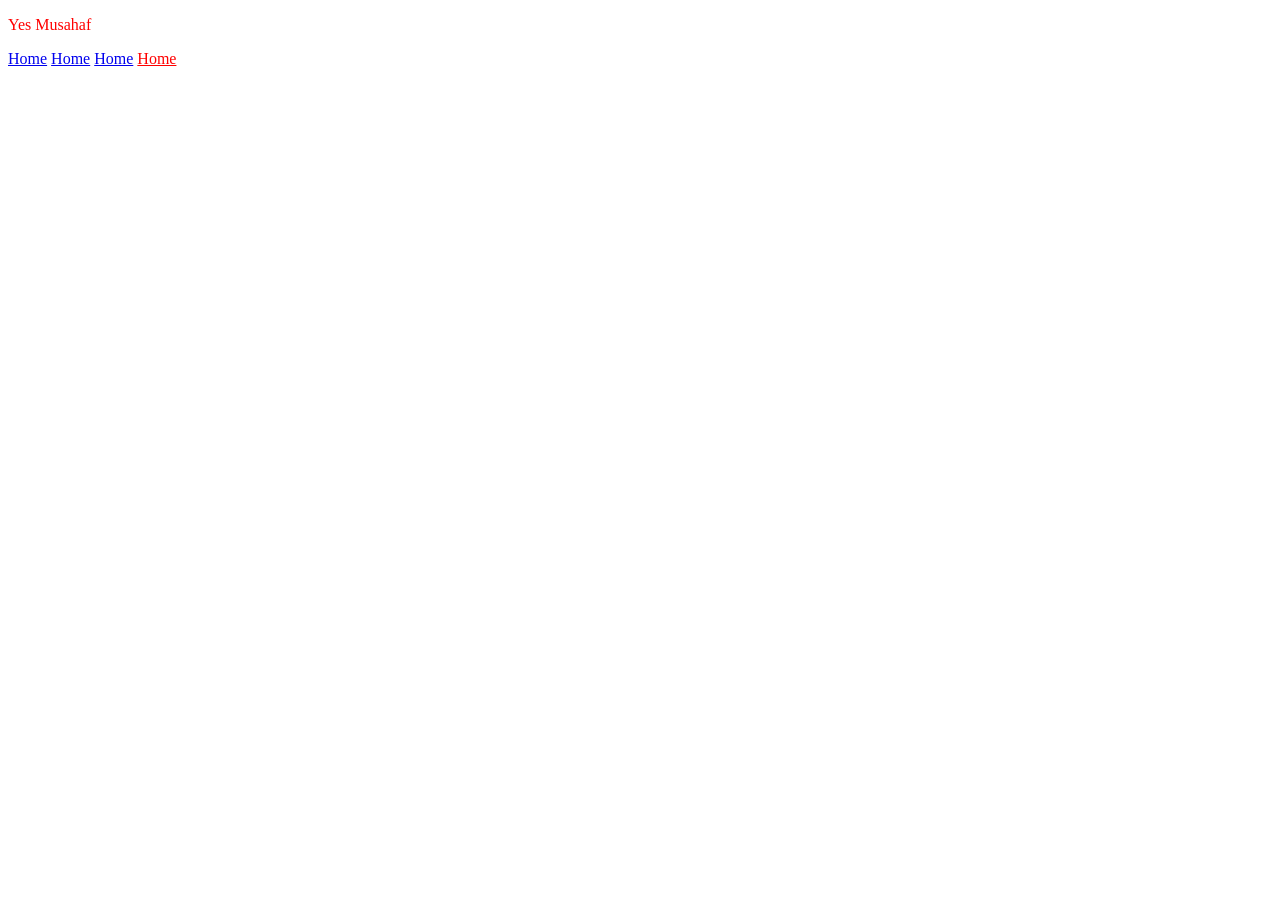
<file: TEST PRACTICE CODE/2nd Test 28_April_2026/index.html>
<!DOCTYPE html>
<html lang="en">
<head>
    <meta charset="UTF-8">
    <meta name="viewport" content="width=device-width, initial-scale=1.0">
    <title>Document</title>
    <style>
        /* a[target=_blank]{
            color: red
        } */
         a[class *= li]{
            color: red;
         }
         p[title$=php]{
            color: red;
         }
    </style>
</head>
<body>
    <p title="phpalikhanphp">Yes Musahaf</p>
    <a href="#" target="_blank">Home</a>
    <a href="#" target="_blank">Home</a>
    <a href="#" >Home</a>
    <a href="#" target="_parent" class="palip">Home</a>
</body>
</html>
</file>
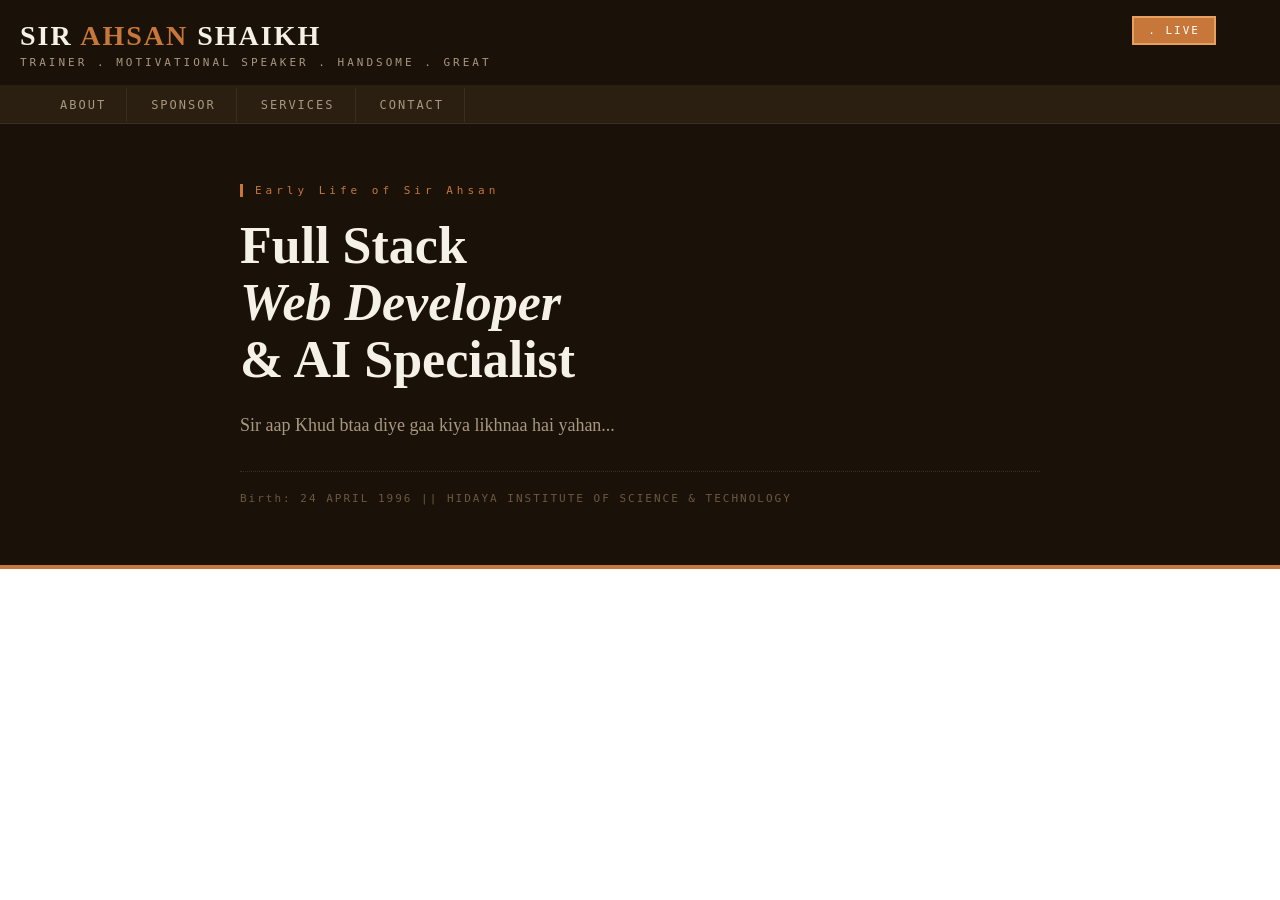
<file: WEEK 3/DAY 16/WEBPAGE LAYOUT/index.html>
<!DOCTYPE html>
<html lang="en">
<head>
    <meta charset="UTF-8">
    <meta name="viewport" content="width=device-width, initial-scale=1.0">
    <title>webpage layout day 3</title>
    <link rel="stylesheet" href="style.css">
</head>
<body>
    <header class="top-header">
        <div class="logo">SIR <span> AHSAN</span> SHAIKH</div>
        <div class="logo-tags">TRAINER . MOTIVATIONAL SPEAKER . HANDSOME . GREAT</div>
        <span class="live">. LIVE</span>
    </header>
    <nav class="nav">
		<ul class="navlist">
			<a href="#">ABOUT</a>
			<a href="#">SPONSOR</a>
			<a href="#">SERVICES</a>
			<a href="#">CONTACT</a>
		</ul>
	</nav>
    <section class="hero">
		<div class="hero-inner">
			<div class="life">Early Life of Sir Ahsan </div>
			<h1 class="title">Full Stack <br><em>Web Developer</em><br>& AI Specialist</h1>
			<p class="descri">
				Sir aap Khud btaa diye gaa kiya likhnaa hai yahan...
			</p>
			<div class="extra">
				Birth: 24 APRIL 1996 ||  HIDAYA INSTITUTE OF SCIENCE & TECHNOLOGY 			</div>
		</div>
	</section>
</body>
</html>
</file>
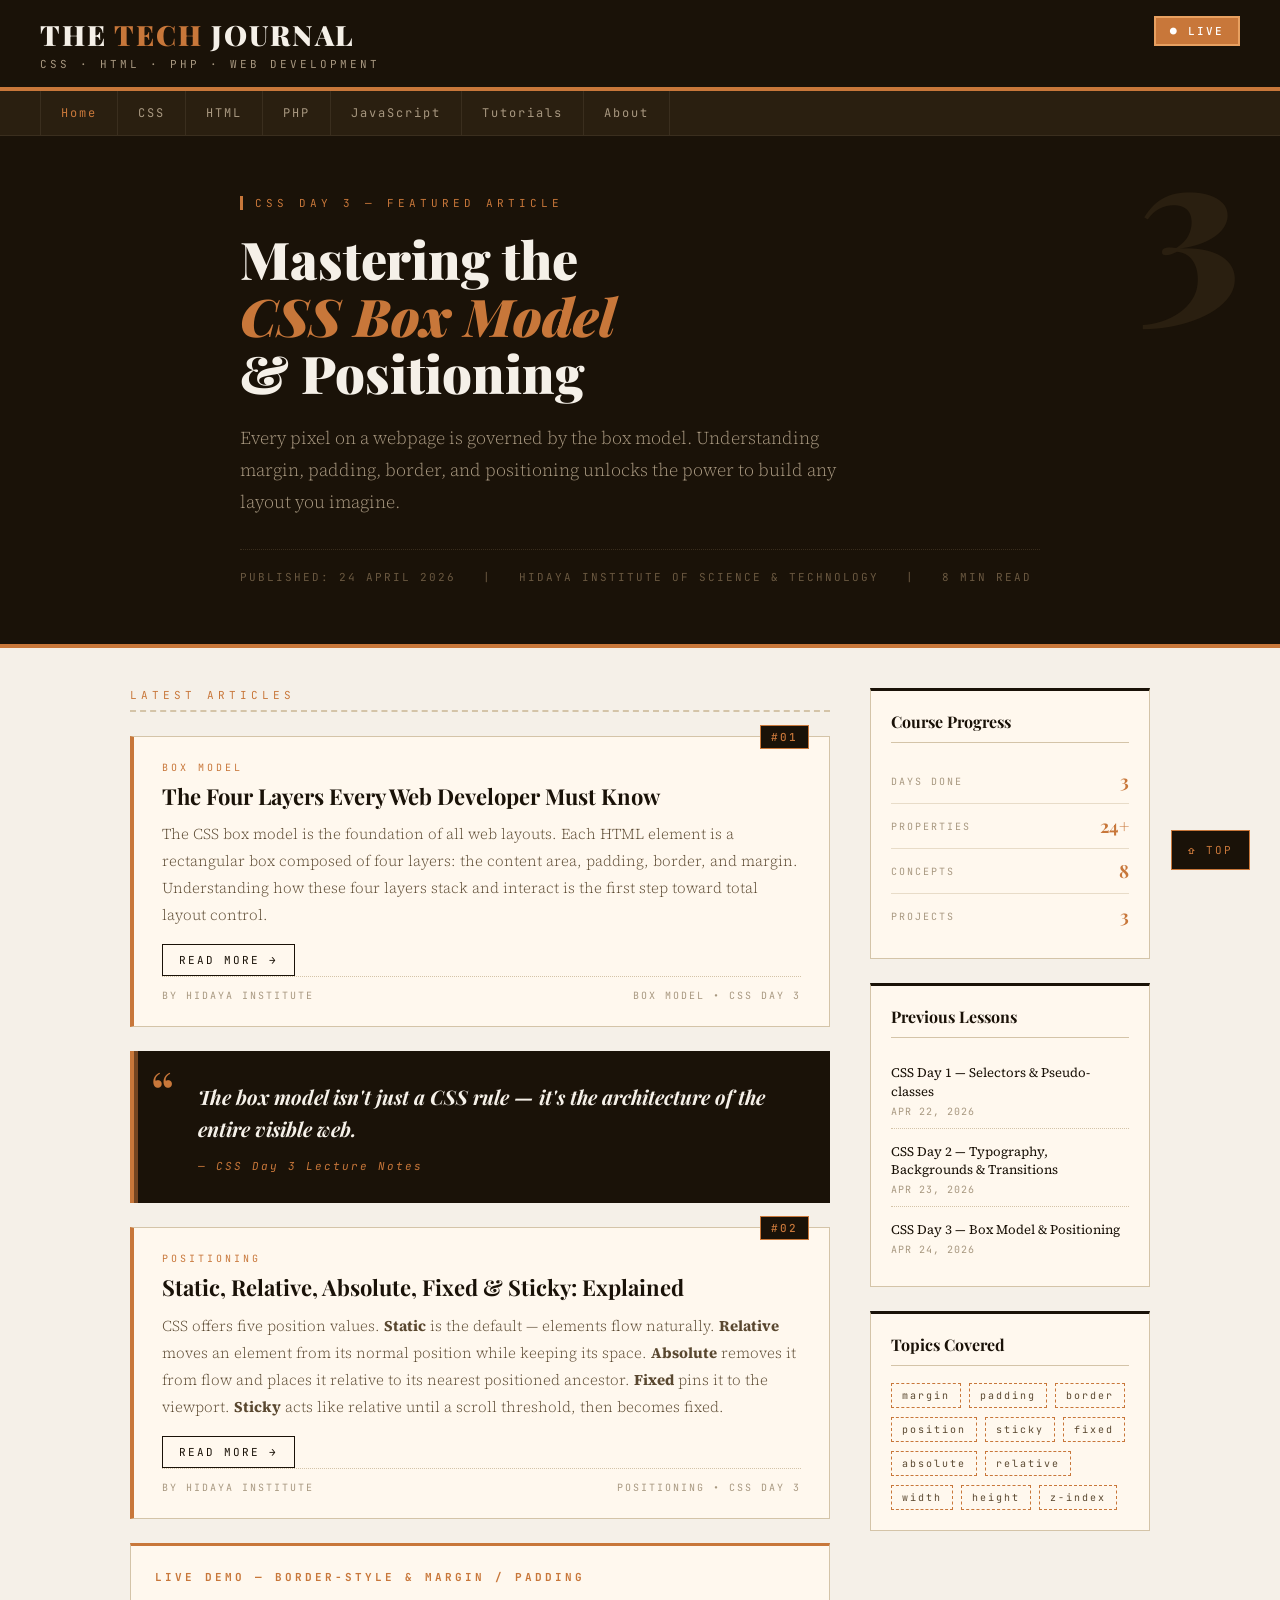
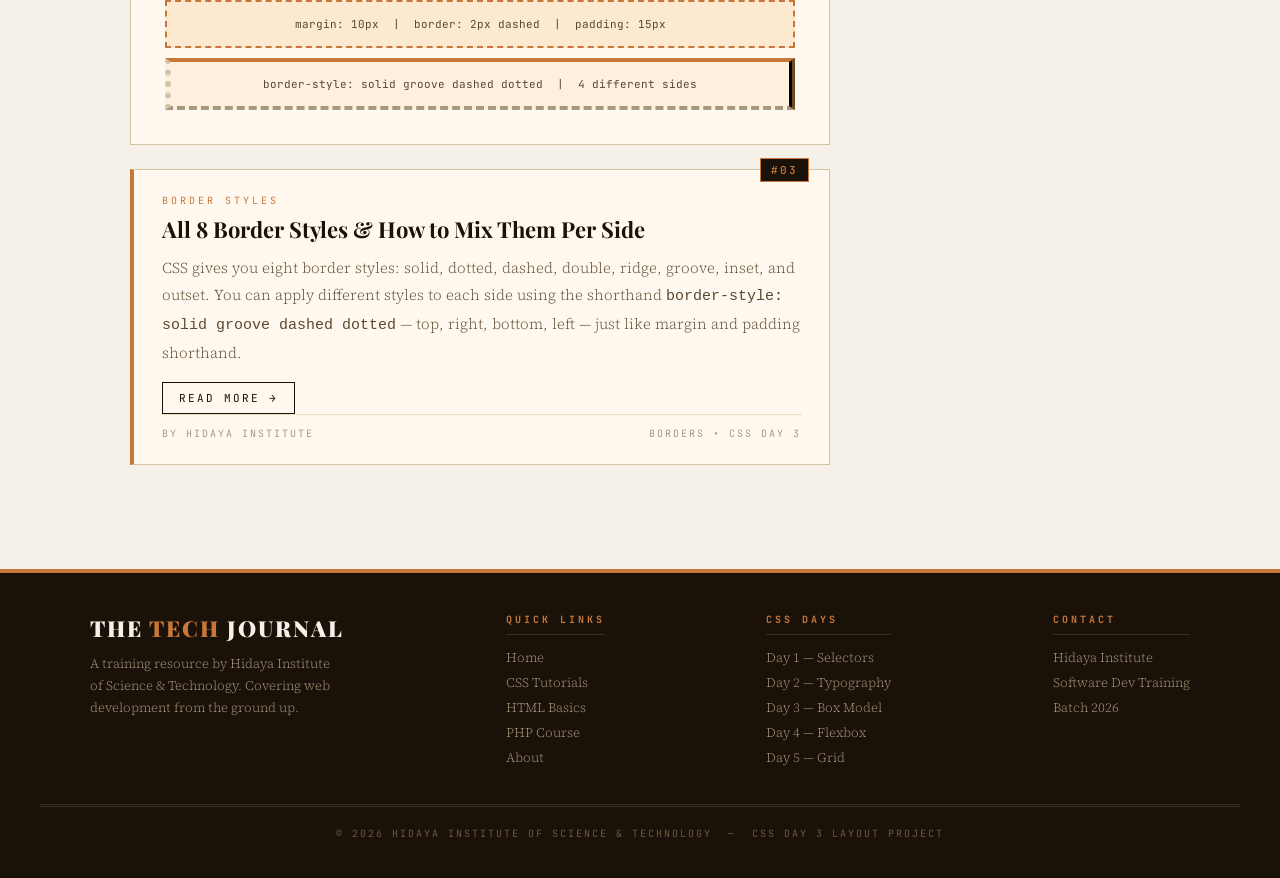
<file: WEEK 3/DAY 16/css-day3-layout.html>
<!DOCTYPE html>
<html lang="en">
<head>
	<meta charset="UTF-8">
	<meta name="viewport" content="width=device-width, initial-scale=1.0">
	<title>..:: TechBlog — CSS Day 3 Layout ::..</title>
	<link rel="preconnect" href="https://fonts.googleapis.com">
	<link rel="preconnect" href="https://fonts.gstatic.com" crossorigin>
	<link href="https://fonts.googleapis.com/css2?family=Playfair+Display:wght@700;900&family=Source+Serif+4:ital,wght@0,300;0,400;1,300&family=JetBrains+Mono:wght@400;500&display=swap" rel="stylesheet">

	<style>

		/* ===========================
		   CSS RESET & BASE
		=========================== */
		* {
			margin: 0;
			padding: 0;
			box-sizing: border-box;
		}

		body {
			background-color: #f5f0e8;
			font-family: 'Source Serif 4', serif;
			color: #1a1208;
		}

		/* ===========================
		   STICKY HEADER
		   position: sticky  (Day 3)
		=========================== */
		.site-header {
			background-color: #1a1208;
			color: #f5f0e8;
			border-bottom: 4px solid #c8773a;
			padding: 0px 40px;

			/* STICKY POSITION — stays at top while scrolling */
			position: sticky;
			top: 0;
			/* z-index so it sits above other content */
			z-index: 100;
		}

		.header-inner {
			/* margin: auto centers a block element horizontally */
			margin: 0 auto;
			padding: 16px 0;
			/* position relative — acts as anchor for logo badge */
			position: relative;
		}

		.site-logo {
			font-family: 'Playfair Display', serif;
			font-size: 28px;
			font-weight: 900;
			letter-spacing: 2px;
			color: #f5f0e8;
		}

		.site-logo span {
			color: #c8773a;
		}

		.header-tagline {
			font-family: 'JetBrains Mono', monospace;
			font-size: 11px;
			color: #a89880;
			letter-spacing: 3px;
			margin-top: 4px;
		}

		/* ABSOLUTE badge inside relative header — Day 3 Positioning */
		.live-badge {
			position: absolute;
			top: 16px;
			right: 0;
			background-color: #c8773a;
			color: #fff;
			font-family: 'JetBrains Mono', monospace;
			font-size: 11px;
			font-weight: 500;
			/* padding inside the badge */
			padding: 6px 14px;
			border: 2px solid #e8a060;
			letter-spacing: 2px;
		}

		/* ===========================
		   NAVIGATION
		=========================== */
		.site-nav {
			background-color: #2a1f10;
			/* padding top-bottom / left-right */
			padding: 0 40px;
			border-bottom: 1px solid #3a2e1e;
		}

		.nav-list {
			list-style: none;
			display: flex;
			gap: 0;
			margin: 0 auto;
		}

		.nav-list li a {
			display: block;
			font-family: 'JetBrains Mono', monospace;
			font-size: 12px;
			letter-spacing: 2px;
			color: #a89880;
			text-decoration: none;
			/* padding creates clickable area */
			padding: 14px 20px;
			border-right: 1px solid #3a2e1e;
			transition: all 0.2s ease;
		}

		.nav-list li:first-child a {
			border-left: 1px solid #3a2e1e;
		}

		.nav-list li a:hover {
			background-color: #c8773a;
			color: #fff;
		}

		.nav-list li.active a {
			color: #c8773a;
		}

		/* ===========================
		   HERO / BANNER SECTION
		   border, padding, margin
		=========================== */
		.hero {
			background-color: #1a1208;
			/* padding: top right bottom left (4 values — Day 3) */
			padding: 60px 40px 60px 40px;
			/* border-bottom with color */
			border-bottom: 4px solid #c8773a;
			/* position relative for the decorative number */
			position: relative;
			overflow: hidden;
		}

		/* Decorative absolute-positioned element — Day 3 */
		.hero-number {
			position: absolute;
			top: -20px;
			right: 40px;
			font-family: 'Playfair Display', serif;
			font-size: 200px;
			font-weight: 900;
			color: #2a1f10;
			line-height: 1;
			/* no pointer events so it doesn't interfere */
			pointer-events: none;
		}

		.hero-inner {
			max-width: 800px;
			/* margin: auto only on left-right, explicit top/bottom */
			margin: 0 auto;
			/* position relative so it sits above decorative number */
			position: relative;
		}

		.hero-category {
			font-family: 'JetBrains Mono', monospace;
			font-size: 11px;
			letter-spacing: 4px;
			color: #c8773a;
			/* margin-bottom creates space below this element */
			margin-bottom: 20px;
			/* border-left accent — Day 3 border-style */
			border-left: 3px solid #c8773a;
			/* padding-left: space between border and text */
			padding-left: 12px;
		}

		.hero-title {
			font-family: 'Playfair Display', serif;
			font-size: 52px;
			font-weight: 900;
			color: #f5f0e8;
			line-height: 1.1;
			margin-bottom: 20px;
		}

		.hero-title em {
			color: #c8773a;
			font-style: italic;
		}

		.hero-excerpt {
			font-size: 18px;
			font-weight: 300;
			color: #a89880;
			line-height: 1.8;
			max-width: 600px;
			margin-bottom: 30px;
		}

		.hero-meta {
			font-family: 'JetBrains Mono', monospace;
			font-size: 11px;
			color: #6a5840;
			letter-spacing: 2px;
			/* border-top: dotted — Day 3 border-style */
			border-top: 1px dotted #3a2e1e;
			/* padding-top creates breathing room */
			padding-top: 20px;
		}

		/* ===========================
		   MAIN PAGE LAYOUT
		   Two-column with sidebar
		=========================== */
		.page-wrapper {
			max-width: 1100px;
			margin: 0 auto;
			padding: 40px 40px;
			/* position relative for page-level positioned children */
			position: relative;
		}

		.content-grid {
			display: flex;
			gap: 40px;
			align-items: flex-start;
		}

		/* ===========================
		   MAIN CONTENT AREA
		=========================== */
		.main-content {
			flex: 1;
			min-width: 0;
		}

		/* Section label */
		.section-label {
			font-family: 'JetBrains Mono', monospace;
			font-size: 11px;
			letter-spacing: 4px;
			color: #c8773a;
			/* margin: 0 0 bottom 0 — shorthand */
			margin: 0 0 24px 0;
			/* border-bottom: dashed — Day 3 border-style */
			border-bottom: 2px dashed #d4c4a8;
			/* padding-bottom space between text and border */
			padding-bottom: 8px;
		}

		/* ===========================
		   ARTICLE CARDS
		   border, padding, margin, position
		=========================== */
		.article-card {
			background-color: #fff8ee;
			/* border: single shorthand */
			border: 1px solid #d4c4a8;
			/* border-left accent — Day 3 multi-border concept */
			border-left: 4px solid #c8773a;
			/* margin-bottom: space between cards */
			margin-bottom: 24px;
			/* padding: top/bottom = 24px, left/right = 28px */
			padding: 24px 28px;
			/* position relative for the article number badge */
			position: relative;
			transition: all 0.2s ease;
		}

		.article-card:hover {
			border-left-color: #1a1208;
			background-color: #fff;
		}

		/* ABSOLUTE badge inside card — Day 3 absolute positioning */
		.article-number {
			position: absolute;
			top: -12px;
			right: 20px;
			background-color: #1a1208;
			color: #c8773a;
			font-family: 'JetBrains Mono', monospace;
			font-size: 11px;
			font-weight: 500;
			/* padding: top right bottom left */
			padding: 4px 10px 4px 10px;
			border: 1px solid #c8773a;
			letter-spacing: 2px;
		}

		.article-cat {
			font-family: 'JetBrains Mono', monospace;
			font-size: 10px;
			letter-spacing: 3px;
			color: #c8773a;
			margin-bottom: 8px;
		}

		.article-title {
			font-family: 'Playfair Display', serif;
			font-size: 22px;
			font-weight: 700;
			color: #1a1208;
			line-height: 1.3;
			margin-bottom: 10px;
		}

		.article-body {
			font-size: 15px;
			font-weight: 300;
			color: #5a4830;
			line-height: 1.8;
			margin-bottom: 16px;
		}

		.article-footer {
			font-family: 'JetBrains Mono', monospace;
			font-size: 10px;
			color: #a89880;
			letter-spacing: 2px;
			/* border-top dotted — Day 3 border-style */
			border-top: 1px dotted #d4c4a8;
			padding-top: 12px;
			display: flex;
			justify-content: space-between;
		}

		/* Read more link */
		.read-more {
			display: inline-block;
			font-family: 'JetBrains Mono', monospace;
			font-size: 11px;
			letter-spacing: 2px;
			color: #1a1208;
			text-decoration: none;
			border: 1px solid #1a1208;
			/* padding: vertical horizontal */
			padding: 8px 16px;
			transition: all 0.2s ease;
		}

		.read-more:hover {
			background-color: #1a1208;
			color: #f5f0e8;
		}

		/* ===========================
		   QUOTE BLOCK
		   margin, padding, border-left (Day 3)
		=========================== */
		.pull-quote {
			background-color: #1a1208;
			color: #f5f0e8;
			/* margin: top right bottom left */
			margin: 0 0 24px 0;
			/* padding: top right bottom left (all 4 values) */
			padding: 30px 32px 30px 40px;
			/* border-left: ridge — Day 3 border-style: ridge */
			border-left: 8px ridge #c8773a;
			/* position relative for the quote mark */
			position: relative;
		}

		/* ABSOLUTE decorative quote mark — Day 3 positioning */
		.pull-quote::before {
			content: "\201C";
			position: absolute;
			top: 10px;
			left: 12px;
			font-family: 'Playfair Display', serif;
			font-size: 60px;
			color: #c8773a;
			line-height: 1;
		}

		.pull-quote p {
			font-family: 'Playfair Display', serif;
			font-size: 20px;
			font-style: italic;
			font-weight: 700;
			line-height: 1.6;
			color: #f5f0e8;
			/* padding-left to avoid overlap with quote mark */
			padding-left: 20px;
		}

		.pull-quote cite {
			display: block;
			font-family: 'JetBrains Mono', monospace;
			font-size: 11px;
			letter-spacing: 2px;
			color: #c8773a;
			margin-top: 14px;
			padding-left: 20px;
		}

		/* ===========================
		   SIDEBAR
		   position: relative, fixed child
		=========================== */
		.sidebar {
			width: 280px;
			flex-shrink: 0;
			/* position sticky — Day 3 sticky sidebar */
			position: sticky;
			top: 80px;
		}

		.sidebar-widget {
			background-color: #fff8ee;
			border: 1px solid #d4c4a8;
			/* border-top: thicker accent — Day 3 multi-side borders */
			border-top: 3px solid #1a1208;
			/* margin-bottom between widgets */
			margin-bottom: 24px;
			/* padding: 20px all sides */
			padding: 20px;
		}

		.widget-title {
			font-family: 'Playfair Display', serif;
			font-size: 16px;
			font-weight: 700;
			color: #1a1208;
			margin-bottom: 16px;
			/* padding-bottom + border-bottom */
			padding-bottom: 10px;
			border-bottom: 1px solid #d4c4a8;
		}

		/* Topic tags — border, padding, margin on inline elements */
		.tag-list {
			list-style: none;
			display: flex;
			flex-wrap: wrap;
			gap: 8px;
		}

		.tag-list li a {
			display: inline-block;
			font-family: 'JetBrains Mono', monospace;
			font-size: 10px;
			letter-spacing: 2px;
			color: #5a4830;
			text-decoration: none;
			/* border: dashed — Day 3 border-style: dashed */
			border: 1px dashed #c8773a;
			/* padding: vertical horizontal */
			padding: 5px 10px;
			transition: all 0.2s ease;
		}

		.tag-list li a:hover {
			background-color: #c8773a;
			color: #fff;
			border-style: solid;
		}

		/* Recent posts list inside sidebar */
		.recent-post {
			/* padding + border-bottom creates separation */
			padding: 10px 0;
			border-bottom: 1px dotted #d4c4a8;
			/* margin-bottom extra breathing room */
			margin-bottom: 4px;
		}

		.recent-post:last-child {
			border-bottom: none;
			margin-bottom: 0;
		}

		.recent-post-title {
			font-family: 'Source Serif 4', serif;
			font-size: 13px;
			font-weight: 400;
			color: #1a1208;
			line-height: 1.4;
			margin-bottom: 4px;
		}

		.recent-post-date {
			font-family: 'JetBrains Mono', monospace;
			font-size: 10px;
			color: #a89880;
			letter-spacing: 1px;
		}

		/* Stats widget — border, padding */
		.stat-row {
			display: flex;
			justify-content: space-between;
			align-items: center;
			/* padding: top-bottom right-left */
			padding: 10px 0;
			border-bottom: 1px solid #e8dcc8;
		}

		.stat-row:last-child {
			border-bottom: none;
		}

		.stat-label {
			font-family: 'JetBrains Mono', monospace;
			font-size: 10px;
			letter-spacing: 2px;
			color: #a89880;
		}

		.stat-value {
			font-family: 'Playfair Display', serif;
			font-size: 18px;
			font-weight: 700;
			color: #c8773a;
		}

		/* ===========================
		   FIXED MESSAGE / BACK-TO-TOP
		   position: fixed — Day 3
		=========================== */
		.back-to-top {
			/* FIXED POSITION — always visible, bottom-right corner */
			position: fixed;
			bottom: 30px;
			right: 30px;
			background-color: #1a1208;
			color: #c8773a;
			font-family: 'JetBrains Mono', monospace;
			font-size: 11px;
			letter-spacing: 2px;
			text-decoration: none;
			/* padding: top right bottom left */
			padding: 12px 16px;
			border: 1px solid #c8773a;
			/* z-index above everything */
			z-index: 999;
			transition: all 0.2s ease;
		}

		.back-to-top:hover {
			background-color: #c8773a;
			color: #fff;
		}

		/* ===========================
		   FOOTER
		   margin, padding, border
		=========================== */
		.site-footer {
			background-color: #1a1208;
			color: #a89880;
			/* margin-top: space above footer */
			margin-top: 40px;
			/* padding: top/bottom 40px, left/right 40px */
			padding: 40px 40px;
			/* border-top: outset — Day 3 border-style: outset */
			border-top: 4px outset #c8773a;
		}

		.footer-inner {
			max-width: 1100px;
			margin: 0 auto;
			display: flex;
			justify-content: space-between;
			align-items: flex-start;
			gap: 40px;
		}

		.footer-brand .site-logo {
			font-size: 22px;
			margin-bottom: 10px;
		}

		.footer-brand p {
			font-size: 13px;
			font-weight: 300;
			line-height: 1.7;
			max-width: 240px;
		}

		.footer-col h4 {
			font-family: 'JetBrains Mono', monospace;
			font-size: 10px;
			letter-spacing: 3px;
			color: #c8773a;
			margin-bottom: 14px;
			/* padding-bottom + border-bottom: groove — Day 3 */
			padding-bottom: 8px;
			border-bottom: 1px groove #3a2e1e;
		}

		.footer-col ul {
			list-style: none;
		}

		.footer-col ul li {
			font-size: 13px;
			font-weight: 300;
			/* margin-bottom between items */
			margin-bottom: 8px;
			color: #a89880;
		}

		.footer-bottom {
			margin-top: 30px;
			padding-top: 20px;
			/* border-top: double — Day 3 border-style: double */
			border-top: 3px double #3a2e1e;
			text-align: center;
			font-family: 'JetBrains Mono', monospace;
			font-size: 10px;
			letter-spacing: 2px;
			color: #6a5840;
		}

		/* ===========================
		   BOX MODEL DEMO SECTION
		   Visually shows margin/padding/border
		=========================== */
		.box-model-demo {
			background-color: #fff8ee;
			border: 1px solid #d4c4a8;
			border-top: 3px solid #c8773a;
			margin-bottom: 24px;
			padding: 24px;
		}

		.box-model-demo h3 {
			font-family: 'JetBrains Mono', monospace;
			font-size: 11px;
			letter-spacing: 3px;
			color: #c8773a;
			margin-bottom: 16px;
		}

		.demo-margin {
			background-color: #fde8d0;
			/* margin: 10px all sides */
			margin: 10px;
			/* border: solid */
			border: 2px dashed #c8773a;
			/* padding: 15px all sides */
			padding: 15px;
			font-family: 'JetBrains Mono', monospace;
			font-size: 11px;
			color: #5a4830;
			text-align: center;
		}

		.demo-border {
			background-color: #fdf0df;
			border-style: solid groove dashed dotted;
			border-color: #c8773a #1a1208 #a89880 #d4c4a8;
			border-width: 4px 6px 4px 6px;
			margin: 10px;
			padding: 15px;
			font-family: 'JetBrains Mono', monospace;
			font-size: 11px;
			color: #5a4830;
			text-align: center;
		}

	</style>
</head>
<body>

	<!-- =====================
	     STICKY HEADER
	     position: sticky; top: 0
	===================== -->
	<header class="site-header" id="top">
		<div class="header-inner">
			<div class="site-logo">THE <span>TECH</span> JOURNAL</div>
			<div class="header-tagline">CSS · HTML · PHP · WEB DEVELOPMENT</div>
			<!-- ABSOLUTE positioned inside RELATIVE header -->
			<span class="live-badge">&#9679; LIVE</span>
		</div>
	</header>

	<!-- =====================
	     NAVIGATION
	     padding, border, margin
	===================== -->
	<nav class="site-nav">
		<ul class="nav-list">
			<li class="active"><a href="#">Home</a></li>
			<li><a href="#">CSS</a></li>
			<li><a href="#">HTML</a></li>
			<li><a href="#">PHP</a></li>
			<li><a href="#">JavaScript</a></li>
			<li><a href="#">Tutorials</a></li>
			<li><a href="#">About</a></li>
		</ul>
	</nav>

	<!-- =====================
	     HERO SECTION
	     padding, border, position relative + absolute
	===================== -->
	<section class="hero">
		<!-- Decorative ABSOLUTE element -->
		<div class="hero-number">3</div>
		<div class="hero-inner">
			<div class="hero-category">CSS DAY 3 — FEATURED ARTICLE</div>
			<h1 class="hero-title">Mastering the<br><em>CSS Box Model</em><br>& Positioning</h1>
			<p class="hero-excerpt">
				Every pixel on a webpage is governed by the box model. Understanding margin, padding, border, and positioning unlocks the power to build any layout you imagine.
			</p>
			<div class="hero-meta">
				PUBLISHED: 24 APRIL 2026 &nbsp;&nbsp;|&nbsp;&nbsp; HIDAYA INSTITUTE OF SCIENCE & TECHNOLOGY &nbsp;&nbsp;|&nbsp;&nbsp; 8 MIN READ
			</div>
		</div>
	</section>

	<!-- =====================
	     MAIN PAGE LAYOUT
	     Two columns: content + sticky sidebar
	===================== -->
	<div class="page-wrapper">
		<div class="content-grid">

			<!-- MAIN CONTENT -->
			<main class="main-content">

				<div class="section-label">LATEST ARTICLES</div>

				<!-- ARTICLE CARD 1 -->
				<article class="article-card">
					<!-- ABSOLUTE badge inside RELATIVE card -->
					<span class="article-number">#01</span>
					<div class="article-cat">BOX MODEL</div>
					<h2 class="article-title">The Four Layers Every Web Developer Must Know</h2>
					<p class="article-body">
						The CSS box model is the foundation of all web layouts. Each HTML element is a rectangular box composed of four layers: the content area, padding, border, and margin. Understanding how these four layers stack and interact is the first step toward total layout control.
					</p>
					<a href="#" class="read-more">READ MORE &rarr;</a>
					<div class="article-footer">
						<span>BY HIDAYA INSTITUTE</span>
						<span>BOX MODEL &bull; CSS DAY 3</span>
					</div>
				</article>

				<!-- PULL QUOTE — border-left: ridge, position relative, ::before absolute -->
				<blockquote class="pull-quote">
					<p>The box model isn't just a CSS rule — it's the architecture of the entire visible web.</p>
					<cite>— CSS Day 3 Lecture Notes</cite>
				</blockquote>

				<!-- ARTICLE CARD 2 -->
				<article class="article-card">
					<span class="article-number">#02</span>
					<div class="article-cat">POSITIONING</div>
					<h2 class="article-title">Static, Relative, Absolute, Fixed & Sticky: Explained</h2>
					<p class="article-body">
						CSS offers five position values. <strong>Static</strong> is the default — elements flow naturally. <strong>Relative</strong> moves an element from its normal position while keeping its space. <strong>Absolute</strong> removes it from flow and places it relative to its nearest positioned ancestor. <strong>Fixed</strong> pins it to the viewport. <strong>Sticky</strong> acts like relative until a scroll threshold, then becomes fixed.
					</p>
					<a href="#" class="read-more">READ MORE &rarr;</a>
					<div class="article-footer">
						<span>BY HIDAYA INSTITUTE</span>
						<span>POSITIONING &bull; CSS DAY 3</span>
					</div>
				</article>

				<!-- BOX MODEL DEMO — visual demonstration of Day 3 concepts -->
				<div class="box-model-demo">
					<h3>LIVE DEMO — BORDER-STYLE &amp; MARGIN / PADDING</h3>
					<div class="demo-margin">
						margin: 10px &nbsp;|&nbsp; border: 2px dashed &nbsp;|&nbsp; padding: 15px
					</div>
					<div class="demo-border">
						border-style: solid groove dashed dotted &nbsp;|&nbsp; 4 different sides
					</div>
				</div>

				<!-- ARTICLE CARD 3 -->
				<article class="article-card">
					<span class="article-number">#03</span>
					<div class="article-cat">BORDER STYLES</div>
					<h2 class="article-title">All 8 Border Styles & How to Mix Them Per Side</h2>
					<p class="article-body">
						CSS gives you eight border styles: solid, dotted, dashed, double, ridge, groove, inset, and outset. You can apply different styles to each side using the shorthand <code>border-style: solid groove dashed dotted</code> — top, right, bottom, left — just like margin and padding shorthand.
					</p>
					<a href="#" class="read-more">READ MORE &rarr;</a>
					<div class="article-footer">
						<span>BY HIDAYA INSTITUTE</span>
						<span>BORDERS &bull; CSS DAY 3</span>
					</div>
				</article>

			</main>

			<!-- STICKY SIDEBAR — position: sticky; top: 80px -->
			<aside class="sidebar">

				<!-- Stats Widget -->
				<div class="sidebar-widget">
					<div class="widget-title">Course Progress</div>
					<div class="stat-row">
						<span class="stat-label">DAYS DONE</span>
						<span class="stat-value">3</span>
					</div>
					<div class="stat-row">
						<span class="stat-label">PROPERTIES</span>
						<span class="stat-value">24+</span>
					</div>
					<div class="stat-row">
						<span class="stat-label">CONCEPTS</span>
						<span class="stat-value">8</span>
					</div>
					<div class="stat-row">
						<span class="stat-label">PROJECTS</span>
						<span class="stat-value">3</span>
					</div>
				</div>

				<!-- Recent Posts Widget -->
				<div class="sidebar-widget">
					<div class="widget-title">Previous Lessons</div>
					<div class="recent-post">
						<div class="recent-post-title">CSS Day 1 — Selectors & Pseudo-classes</div>
						<div class="recent-post-date">APR 22, 2026</div>
					</div>
					<div class="recent-post">
						<div class="recent-post-title">CSS Day 2 — Typography, Backgrounds & Transitions</div>
						<div class="recent-post-date">APR 23, 2026</div>
					</div>
					<div class="recent-post">
						<div class="recent-post-title">CSS Day 3 — Box Model & Positioning</div>
						<div class="recent-post-date">APR 24, 2026</div>
					</div>
				</div>

				<!-- Tags Widget -->
				<div class="sidebar-widget">
					<div class="widget-title">Topics Covered</div>
					<ul class="tag-list">
						<li><a href="#">margin</a></li>
						<li><a href="#">padding</a></li>
						<li><a href="#">border</a></li>
						<li><a href="#">position</a></li>
						<li><a href="#">sticky</a></li>
						<li><a href="#">fixed</a></li>
						<li><a href="#">absolute</a></li>
						<li><a href="#">relative</a></li>
						<li><a href="#">width</a></li>
						<li><a href="#">height</a></li>
						<li><a href="#">z-index</a></li>
					</ul>
				</div>

			</aside>

		</div>
	</div>

	<!-- =====================
	     FOOTER
	     margin, padding, border-top: outset, double, groove
	===================== -->
	<footer class="site-footer">
		<div class="footer-inner">
			<div class="footer-brand">
				<div class="site-logo">THE <span>TECH</span> JOURNAL</div>
				<p>A training resource by Hidaya Institute of Science &amp; Technology. Covering web development from the ground up.</p>
			</div>
			<div class="footer-col">
				<h4>QUICK LINKS</h4>
				<ul>
					<li>Home</li>
					<li>CSS Tutorials</li>
					<li>HTML Basics</li>
					<li>PHP Course</li>
					<li>About</li>
				</ul>
			</div>
			<div class="footer-col">
				<h4>CSS DAYS</h4>
				<ul>
					<li>Day 1 — Selectors</li>
					<li>Day 2 — Typography</li>
					<li>Day 3 — Box Model</li>
					<li>Day 4 — Flexbox</li>
					<li>Day 5 — Grid</li>
				</ul>
			</div>
			<div class="footer-col">
				<h4>CONTACT</h4>
				<ul>
					<li>Hidaya Institute</li>
					<li>Software Dev Training</li>
					<li>Batch 2026</li>
				</ul>
			</div>
		</div>
		<div class="footer-bottom">
			&copy; 2026 HIDAYA INSTITUTE OF SCIENCE &amp; TECHNOLOGY &nbsp;&mdash;&nbsp; CSS DAY 3 LAYOUT PROJECT
		</div>
	</footer>

	<!-- =====================
	     FIXED BACK-TO-TOP BUTTON
	     position: fixed; bottom: 30px; right: 30px
	===================== -->
	<a href="#top" class="back-to-top">&#8679; TOP</a>

</body>
</html>
</file>
<file: WEEK 3/DAY 16/WEBPAGE LAYOUT/style.css>
* {
  margin: 0;
  padding: 0;
  box-sizing: border-box;
}
.top-header {
  width: 100%;
  height: 85px;
  padding: 20px;
  background-color: #1a1208;
  color: #f5f0e8;
  position: sticky;
  top: 0;
  z-index: 100;
}
.logo {
  font-family: "Playfair Display";
  font-size: 28px;
  font-weight: 900;
  letter-spacing: 2px;
  color: #f5f0e8;
}
.logo span {
  color: #c8773a;
}
.logo-tags {
  font-family: "JetBrains Mono", monospace;
  font-size: 11px;
  color: #a89880;
  letter-spacing: 3px;
  margin-top: 4px;
}
.live {
  position: absolute;
  top: 16px;
  right: 5%;
  background-color: #c8773a;
  color: #fff;
  font-family: "JetBrains Mono", monospace;
  font-size: 11px;
  font-weight: 500;
  padding: 6px 14px;
  border: 2px solid #e8a060;
  letter-spacing: 2px;
}
.nav {
  background-color: #2a1f10;
  padding: 10px 40px;
  border-bottom: 1px solid #3a2e1e;
}
.navlist {
  margin: 0 auto;
}
.navlist a {
  font-family: "JetBrains Mono", monospace;
  font-size: 12px;
  letter-spacing: 2px;
  color: #a89880;
  text-decoration: none;
  padding: 10px 20px;
  border-right: 1px solid #3a2e1e;
}
.hero {
  background-color: #1a1208;
  padding: 60px 40px 60px 40px;
  /* border-bottom with color */
  border-bottom: 4px solid #c8773a;
  position: relative;
  overflow: hidden;
}


.hero-inner {
  max-width: 800px;
  margin: 0 auto;
  position: relative;
}

.life {
  font-family: "JetBrains Mono", monospace;
  font-size: 11px;
  letter-spacing: 4px;
  color: #c8773a;
  margin-bottom: 20px;
  border-left: 3px solid #c8773a;
  padding-left: 12px;
}

.title {
  font-family: "Playfair Display", serif;
  font-size: 52px;
  font-weight: 900;
  color: #f5f0e8;
  line-height: 1.1;
  margin-bottom: 20px;
}

.hero-title em {
  color: #c8773a;
  font-style: italic;
}

.descri {
  font-size: 18px;
  font-weight: 300;
  color: #a89880;
  line-height: 1.8;
  max-width: 600px;
  margin-bottom: 30px;
}

.extra {
  font-family: "JetBrains Mono", monospace;
  font-size: 11px;
  color: #6a5840;
  letter-spacing: 2px;
  border-top: 1px dotted #3a2e1e;
  padding-top: 20px;
}
</file>
